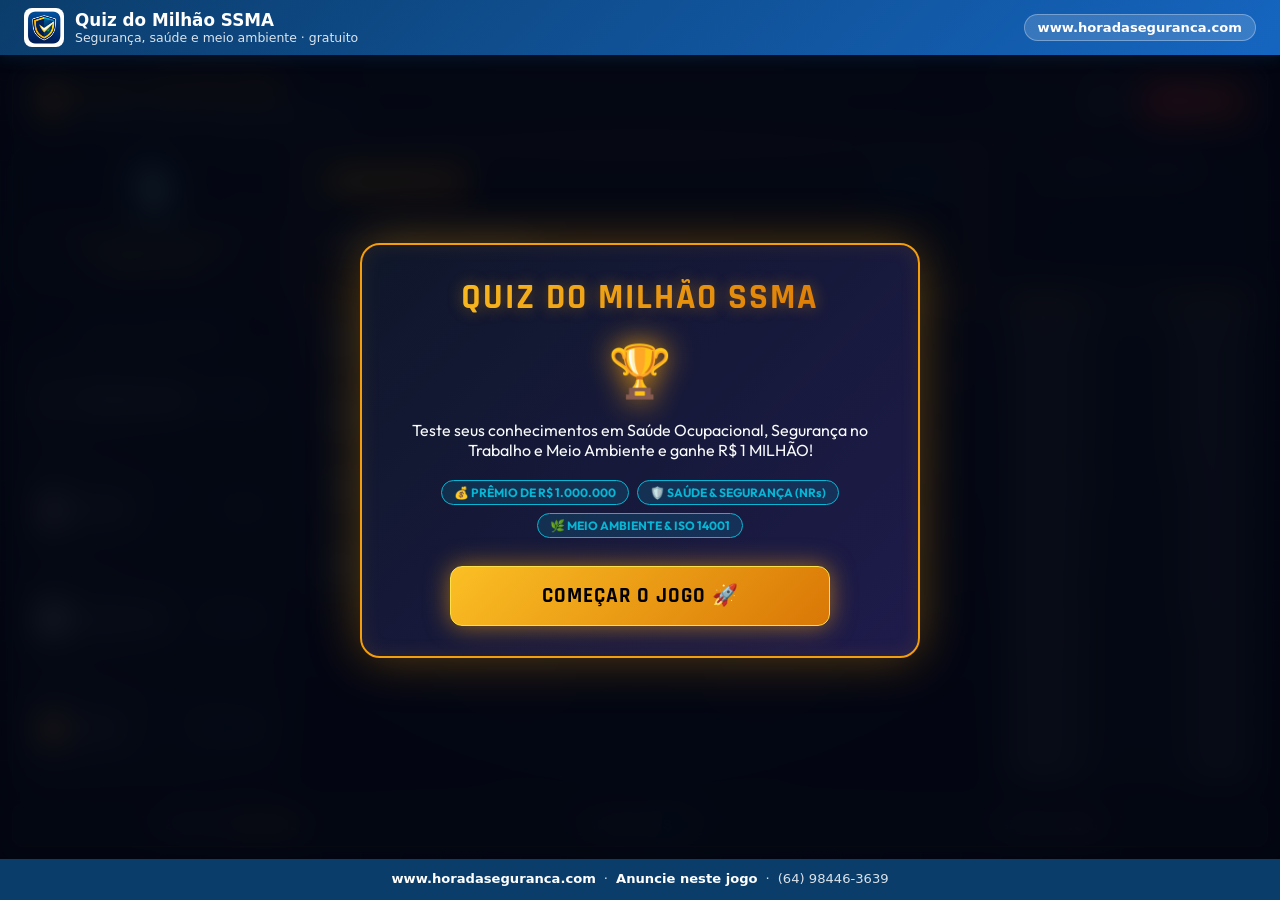
<file: index.html>
<!DOCTYPE html>
<html lang="pt-BR">
<head>
  <meta charset="UTF-8">
  <meta name="viewport" content="width=device-width, initial-scale=1.0">
  <title>Quiz do Milhão SSMA - Saúde, Segurança e Meio Ambiente</title>
  <link rel="preconnect" href="https://fonts.googleapis.com">
  <link rel="preconnect" href="https://fonts.gstatic.com" crossorigin>
  <link href="https://fonts.googleapis.com/css2?family=Outfit:wght@400;600;700;800;900&family=Rajdhani:wght@600;700&display=swap" rel="stylesheet">
  <link rel="stylesheet" href="style.css?v=6">
  <link rel="stylesheet" href="hs.css?v=3">
  <link rel="icon" href="logo.png">
  <meta name="theme-color" content="#0b3d6b">
  <meta name="description" content="Quiz do Milhão SSMA: quiz gratuito de segurança do trabalho, saúde ocupacional e meio ambiente — Hora da Segurança.">
  <script>
    window.HS_CONFIG = {
      treinamento: 'Quiz do Milhão SSMA · Segurança, Saúde e Meio Ambiente',
      titulo: 'Quiz do Milhão SSMA',
      subtitulo: 'Segurança, saúde e meio ambiente · gratuito'
    };
  </script>
  <script src="hs.js?v=1"></script>
</head>
<body>
  <!-- Background TV Studio Lights & Beams -->
  <div class="studio-background">
    <div class="light-beam beam-left"></div>
    <div class="light-beam beam-right"></div>
    <div class="spotlight spot-center"></div>
    <div class="grid-overlay"></div>
  </div>

  <div id="app" class="game-container">
    <!-- Header: TV Show Banner & Controls -->
    <header class="tv-header">
      <div class="brand-logo">
        <span class="logo-icon">🏆</span>
        <div class="logo-text">
          <h1>QUIZ DO MILHÃO</h1>
          <h2>EDIÇÃO SSMA & MEIO AMBIENTE</h2>
        </div>
      </div>

      <div class="top-controls">
        <button id="btn-sound" class="btn-icon" title="Alternar Som">🔊</button>
        <button id="btn-quit" class="btn-danger" title="Parar e Levar Prêmio">PARAR ✋</button>
      </div>
    </header>

    <!-- Main TV Stage Grid -->
    <main class="tv-stage">
      <!-- Left Panel: Host & Lifelines -->
      <section class="left-panel">
        <div class="host-card">
          <div class="host-avatar">🎙️</div>
          <div class="host-speech">
            <p id="host-message">"Valendo R$ 1 MIL! Qual é a resposta certa?"</p>
          </div>
        </div>

        <div class="lifelines-container">
          <h3>AJUDAS DISPONÍVEIS</h3>
          <div class="lifelines-grid">
            <button id="help-univ" class="btn-lifeline" title="Consultar 3 Universitários da Segurança">
              <span class="ll-icon">🎓</span>
              <span class="ll-name">UNIVERSITÁRIOS</span>
              <span class="ll-status">3 OPINIÕES</span>
            </button>
            <button id="help-cards" class="btn-lifeline" title="Virar Cartas e Eliminar Opções Erradas">
              <span class="ll-icon">🃏</span>
              <span class="ll-name">CARTAS</span>
              <span class="ll-status">REI A 3</span>
            </button>
            <button id="help-plates" class="btn-lifeline" title="Consultar Placas do Auditório CIPA">
              <span class="ll-icon">📊</span>
              <span class="ll-name">PLACAS CIPA</span>
              <span class="ll-status">AUDITÓRIO</span>
            </button>
            <button id="help-skip" class="btn-lifeline" title="Pular Pergunta (Restam 3)">
              <span class="ll-icon">⏭️</span>
              <span class="ll-name">PULAR</span>
              <span id="skip-count" class="ll-status">3 RESTANTES</span>
            </button>
          </div>
        </div>
      </section>

      <!-- Center Panel: Question & Options -->
      <section class="center-panel">
        <!-- Question Display Box -->
        <div class="question-card">
          <div class="question-header">
            <span id="question-number" class="badge-level">PERGUNTA 1 DE 16</span>
            <span id="question-category" class="badge-category">EPI & EPC</span>
          </div>
          <h2 id="question-text" class="question-text">Carregando pergunta...</h2>
        </div>

        <!-- 4 Answer Options (A, B, C, D) -->
        <div class="options-grid">
          <button class="btn-option" data-option="0">
            <span class="option-letter">A</span>
            <span class="option-text" id="opt-0">Opção A</span>
          </button>
          <button class="btn-option" data-option="1">
            <span class="option-letter">B</span>
            <span class="option-text" id="opt-1">Opção B</span>
          </button>
          <button class="btn-option" data-option="2">
            <span class="option-letter">C</span>
            <span class="option-text" id="opt-2">Opção C</span>
          </button>
          <button class="btn-option" data-option="3">
            <span class="option-letter">D</span>
            <span class="option-text" id="opt-3">Opção D</span>
          </button>
        </div>

        <!-- Confirm Answer Action Banner -->
        <div id="confirm-panel" class="confirm-panel hidden">
          <p id="confirm-prompt">"Você tem certeza disso?"</p>
          <div class="confirm-buttons">
            <button id="btn-confirm-yes" class="btn-gold">CERTA RESPOSTA! 👍</button>
            <button id="btn-confirm-no" class="btn-secondary">TROCAR RESPOSTA 🔄</button>
          </div>
        </div>
      </section>

      <!-- Right Panel: Prize Ladder -->
      <aside class="right-panel">
        <div class="prize-ladder-card">
          <h3>ESCADA DO PRÊMIO</h3>
          <ul id="prize-ladder" class="prize-list">
            <!-- Dynamically Rendered 16 Prize Levels -->
          </ul>
        </div>
      </aside>
    </main>

    <!-- Bottom Status Bar -->
    <footer class="status-bar">
      <div class="status-box">
        <span class="lbl">SE ACERTAR:</span>
        <span id="val-win" class="val gold">R$ 1 MIL</span>
      </div>
      <div class="status-box">
        <span class="lbl">SE PARAR:</span>
        <span id="val-stop" class="val cyan">R$ 0</span>
      </div>
      <div class="status-box">
        <span class="lbl">SE ERRAR:</span>
        <span id="val-lose" class="val red">R$ 0</span>
      </div>
    </footer>

    <!-- MODAL 1: Cartas Help (Rei a 3) -->
    <div id="modal-cards" class="modal-overlay hidden">
      <div class="modal-card">
        <h2>🃏 ESCOLHA UMA CARTA</h2>
        <p>Vire uma carta para eliminar até 3 alternativas erradas!</p>
        <div class="cards-deck">
          <button class="card-btn" data-card="0">❓</button>
          <button class="card-btn" data-card="1">❓</button>
          <button class="card-btn" data-card="2">❓</button>
          <button class="card-btn" data-card="3">❓</button>
        </div>
        <p id="cards-result" class="modal-info"></p>
        <button id="btn-close-cards" class="btn-gold hidden">CONTINUAR JOGANDO</button>
      </div>
    </div>

    <!-- MODAL 2: Placas CIPA Help -->
    <div id="modal-plates" class="modal-overlay hidden">
      <div class="modal-card">
        <h2>📊 VOTAÇÃO DAS PLACAS DO AUDITÓRIO CIPA</h2>
        <p>Porcentagem de votos dos membros da CIPA e brigadistas:</p>
        <div id="plates-bars" class="plates-bars">
          <!-- Rendered Bars for A, B, C, D -->
        </div>
        <button id="btn-close-plates" class="btn-gold">ENTENDIDO!</button>
      </div>
    </div>

    <!-- MODAL 3: Universitários SSMA Help -->
    <div id="modal-univ" class="modal-overlay hidden">
      <div class="modal-card">
        <h2>🎓 OPINIÃO DOS 3 ESPECIALISTAS SSMA</h2>
        <div id="univ-list" class="univ-list">
          <!-- Rendered opinions of 3 specialists -->
        </div>
        <button id="btn-close-univ" class="btn-gold">OBRIGADO, ESPECIALISTAS!</button>
      </div>
    </div>

    <!-- MODAL 4: Start Game / Victory / Game Over -->
    <div id="modal-screen" class="modal-overlay">
      <div class="modal-card screen-card">
        <h1 id="screen-title">QUIZ DO MILHÃO SSMA</h1>
        <div class="screen-icon" id="screen-icon">🏆</div>
        <p id="screen-subtitle">Teste seus conhecimentos em Saúde Ocupacional, Segurança no Trabalho e Meio Ambiente e ganhe R$ 1 MILHÃO!</p>

        <div class="screen-badges" id="screen-badges">
          <span class="badge-ssma">💰 PRÊMIO DE R$ 1.000.000</span>
          <span class="badge-ssma">🛡️ SAÚDE & SEGURANÇA (NRs)</span>
          <span class="badge-ssma">🌿 MEIO AMBIENTE & ISO 14001</span>
        </div>

        <div id="screen-prize-box" class="final-prize-box hidden">
          <span>SEU PRÊMIO FINAL:</span>
          <h2 id="final-prize-val" class="gold">R$ 0</h2>
        </div>

        <button id="btn-screen-action" class="btn-gold btn-large">COMEÇAR O JOGO 🚀</button>
      </div>
    </div>
  </div>

  <script type="module" src="src/main.js"></script>
</body>
</html>
</file>
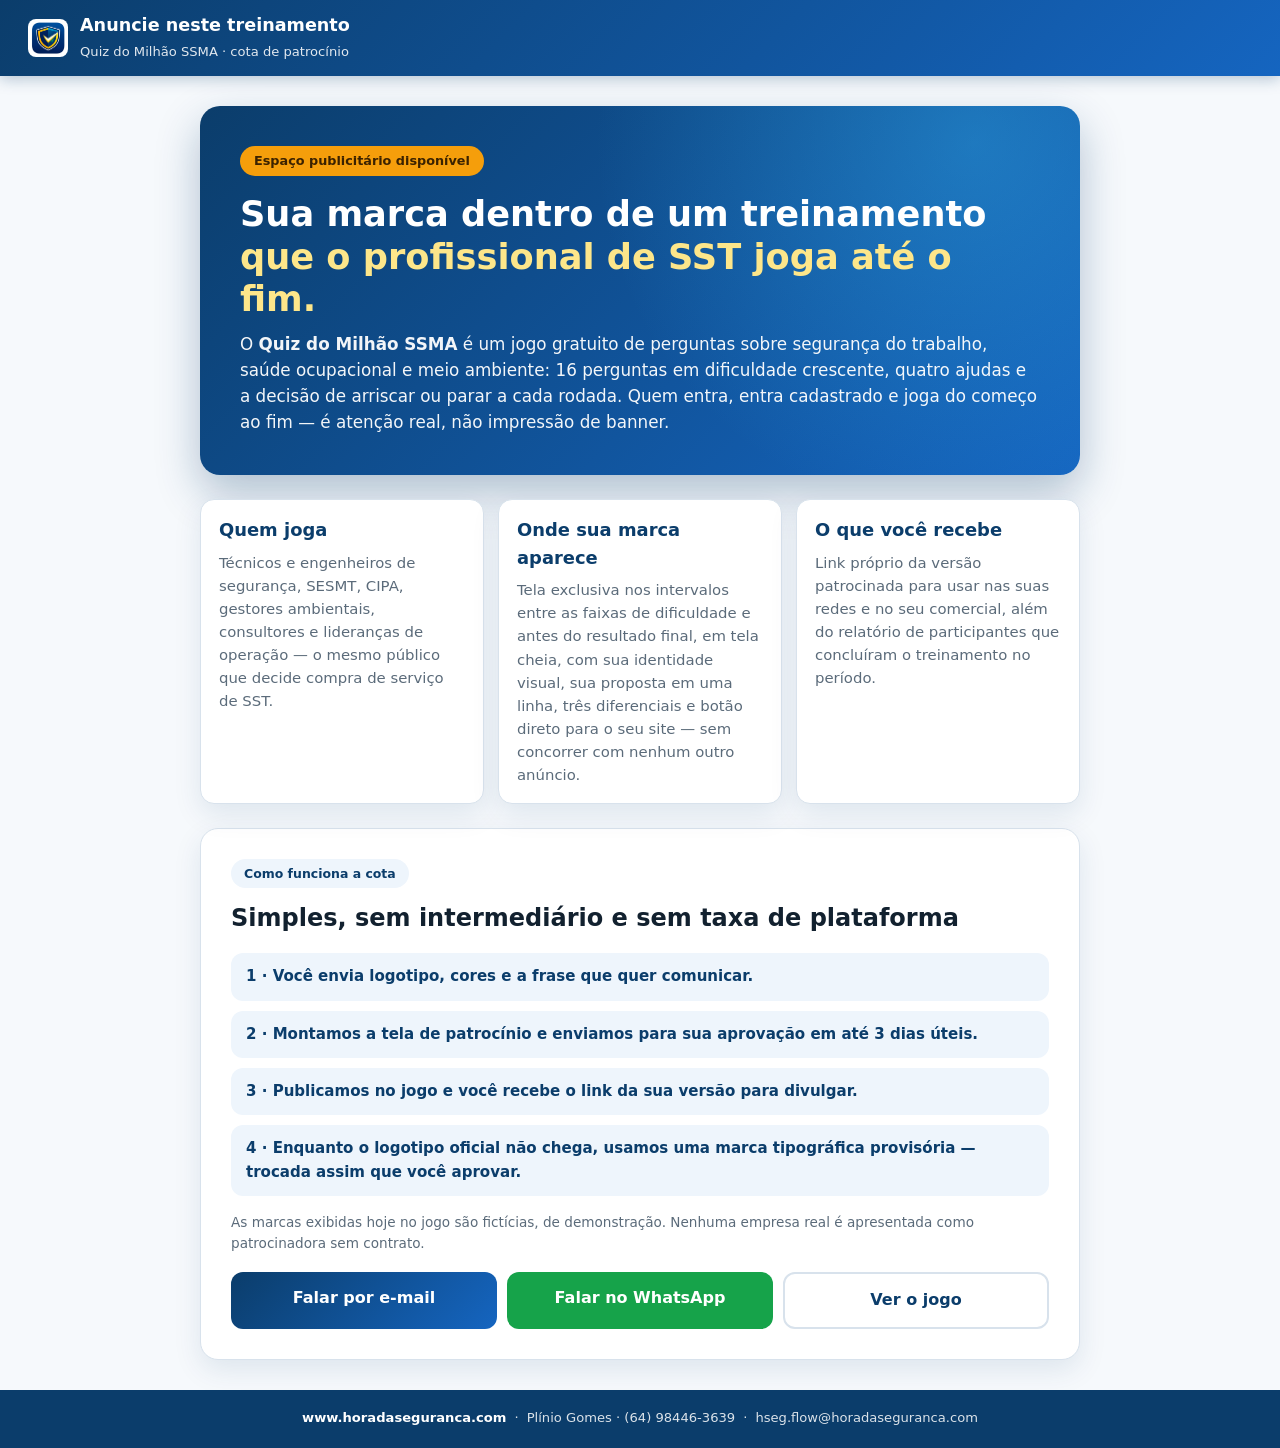
<file: anuncie.html>
<!DOCTYPE html>
<html lang="pt-BR">
<head>
<meta charset="UTF-8">
<meta name="viewport" content="width=device-width, initial-scale=1.0, viewport-fit=cover">
<meta name="theme-color" content="#0b3d6b">
<meta name="description" content="Patrocine o Quiz do Milhão SSMA e coloque sua marca na frente de profissionais de segurança do trabalho em todo o Brasil.">
<title>Anuncie no Quiz do Milhão SSMA | Hora da Segurança</title>
<link rel="icon" href="logo.png">
<style>
  /* Página independente do CSS do jogo: nada aqui depende de style.css */
  :root {
    --azul: #0b3d6b; --azul-claro: #1565c0; --azul-suave: #eef5fc;
    --ambar: #f59e0b; --tinta: #12212f; --cinza: #5b6b7a; --borda: #d8e2ec;
    --sombra: 0 10px 28px rgba(11, 61, 107, .1);
  }
  * { box-sizing: border-box; }
  body {
    margin: 0; background: #f6f9fc; color: var(--tinta);
    font-family: "Segoe UI", system-ui, -apple-system, Roboto, Arial, sans-serif;
    line-height: 1.55;
  }
  .topo {
    display: flex; align-items: center; gap: 12px;
    padding: 12px clamp(14px, 4vw, 28px);
    padding-top: calc(12px + env(safe-area-inset-top));
    background: linear-gradient(135deg, var(--azul), var(--azul-claro));
    color: #fff; box-shadow: 0 3px 14px rgba(11, 61, 107, .28);
  }
  .topo img { width: 40px; height: auto; border-radius: 8px; background: #fff; padding: 3px; }
  .topo strong { display: block; font-size: clamp(.95rem, 2.6vw, 1.1rem); }
  .topo span { font-size: clamp(.7rem, 2vw, .82rem); opacity: .88; }
  main { max-width: 940px; margin: 0 auto; padding: clamp(16px, 4vw, 30px); }
  .hero {
    background: radial-gradient(circle at 88% 10%, #38bdf855, transparent 45%),
                linear-gradient(135deg, #0b3d6b, #1565c0);
    color: #fff; border-radius: 20px; padding: clamp(22px, 5vw, 40px);
    box-shadow: 0 18px 44px rgba(11, 61, 107, .3);
  }
  .selo {
    display: inline-block; background: var(--ambar); color: #3b2200;
    border-radius: 999px; padding: 5px 14px; font-size: clamp(.7rem, 2vw, .8rem); font-weight: 700;
  }
  .hero h1 { color: #fff; font-size: clamp(1.4rem, 5vw, 2.2rem); margin: .5em 0 .3em; line-height: 1.2; }
  .hero h1 em { color: #fde68a; font-style: normal; }
  .hero p { font-size: clamp(.92rem, 2.7vw, 1.05rem); opacity: .95; margin: 0; }
  .grade { display: grid; gap: 14px; grid-template-columns: 1fr; margin: 24px 0; }
  @media (min-width: 780px) { .grade { grid-template-columns: repeat(3, 1fr); } }
  .item { background: #fff; border: 1px solid var(--borda); border-radius: 14px; padding: 16px 18px; box-shadow: var(--sombra); }
  .item h3 { color: var(--azul); margin: 0 0 8px; font-size: clamp(1rem, 3vw, 1.12rem); }
  .item p { font-size: clamp(.84rem, 2.4vw, .93rem); color: var(--cinza); margin: 0; }
  .cartao { background: #fff; border: 1px solid var(--borda); border-radius: 18px; padding: clamp(18px, 4vw, 30px); box-shadow: var(--sombra); }
  .etiqueta {
    display: inline-block; background: var(--azul-suave); color: var(--azul);
    border-radius: 999px; padding: 5px 13px; font-size: .78rem; font-weight: 700;
  }
  .cartao h2 { font-size: clamp(1.15rem, 3.6vw, 1.5rem); margin: 12px 0 16px; }
  .lista { list-style: none; padding: 0; display: grid; gap: 10px; margin: 0 0 16px; }
  .lista li {
    background: var(--azul-suave); border-radius: 12px; padding: 12px 15px;
    font-size: clamp(.85rem, 2.4vw, .94rem); color: var(--azul); font-weight: 600;
  }
  .nota { font-size: clamp(.76rem, 2.1vw, .85rem); color: var(--cinza); }
  .contato { display: flex; flex-wrap: wrap; gap: 10px; margin-top: 18px; }
  .btn {
    flex: 1 1 220px; display: block; text-align: center; text-decoration: none;
    border-radius: 12px; padding: 14px 20px; font-weight: 700;
    font-size: clamp(.9rem, 2.5vw, 1rem);
  }
  .btn-principal { background: linear-gradient(135deg, var(--azul), var(--azul-claro)); color: #fff; }
  .btn-zap { background: #16a34a; color: #fff; }
  .btn-secundario { background: #fff; color: var(--azul); border: 2px solid var(--borda); }
  .rodape {
    display: flex; flex-wrap: wrap; gap: 8px; justify-content: center;
    padding: 18px 14px calc(20px + env(safe-area-inset-bottom));
    background: var(--azul); color: rgba(255, 255, 255, .85); font-size: clamp(.72rem, 2vw, .82rem);
  }
  .rodape a { color: #fff; font-weight: 600; text-decoration: none; }
  @media (prefers-reduced-motion: reduce) { * { animation: none !important; transition: none !important; } }
</style>
</head>
<body>

<header class="topo">
  <img src="logo.png" alt="Hora da Segurança">
  <div>
    <strong>Anuncie neste treinamento</strong>
    <span>Quiz do Milhão SSMA · cota de patrocínio</span>
  </div>
</header>

<main>
  <section class="hero">
    <span class="selo">Espaço publicitário disponível</span>
    <h1>Sua marca dentro de um treinamento<br><em>que o profissional de SST joga até o fim.</em></h1>
    <p>
      O <strong>Quiz do Milhão SSMA</strong> é um jogo gratuito de perguntas sobre segurança do trabalho,
      saúde ocupacional e meio ambiente: 16 perguntas em dificuldade crescente, quatro ajudas e a decisão
      de arriscar ou parar a cada rodada. Quem entra, entra cadastrado e joga do começo ao fim —
      é atenção real, não impressão de banner.
    </p>
  </section>

  <div class="grade">
    <div class="item">
      <h3>Quem joga</h3>
      <p>Técnicos e engenheiros de segurança, SESMT, CIPA, gestores ambientais, consultores e lideranças
         de operação — o mesmo público que decide compra de serviço de SST.</p>
    </div>
    <div class="item">
      <h3>Onde sua marca aparece</h3>
      <p>Tela exclusiva nos intervalos entre as faixas de dificuldade e antes do resultado final, em tela
         cheia, com sua identidade visual, sua proposta em uma linha, três diferenciais e botão direto
         para o seu site — sem concorrer com nenhum outro anúncio.</p>
    </div>
    <div class="item">
      <h3>O que você recebe</h3>
      <p>Link próprio da versão patrocinada para usar nas suas redes e no seu comercial, além do relatório
         de participantes que concluíram o treinamento no período.</p>
    </div>
  </div>

  <div class="cartao">
    <span class="etiqueta">Como funciona a cota</span>
    <h2>Simples, sem intermediário e sem taxa de plataforma</h2>
    <ul class="lista">
      <li>1 · Você envia logotipo, cores e a frase que quer comunicar.</li>
      <li>2 · Montamos a tela de patrocínio e enviamos para sua aprovação em até 3 dias úteis.</li>
      <li>3 · Publicamos no jogo e você recebe o link da sua versão para divulgar.</li>
      <li>4 · Enquanto o logotipo oficial não chega, usamos uma marca tipográfica provisória — trocada assim que você aprovar.</li>
    </ul>
    <p class="nota">
      As marcas exibidas hoje no jogo são fictícias, de demonstração. Nenhuma empresa real é apresentada como
      patrocinadora sem contrato.
    </p>

    <div class="contato">
      <a class="btn btn-principal" href="mailto:hseg.flow@horadaseguranca.com?subject=Patroc%C3%ADnio%20no%20Quiz%20do%20Milh%C3%A3o%20SSMA">
        Falar por e-mail
      </a>
      <a class="btn btn-zap" href="https://wa.me/5564984463639?text=Ol%C3%A1%2C%20quero%20saber%20sobre%20o%20patroc%C3%ADnio%20no%20Quiz%20do%20Milh%C3%A3o%20SSMA"
         target="_blank" rel="noopener noreferrer">
        Falar no WhatsApp
      </a>
      <a class="btn btn-secundario" href="index.html">Ver o jogo</a>
    </div>
  </div>
</main>

<footer class="rodape">
  <a href="https://www.horadaseguranca.com" target="_blank" rel="noopener noreferrer">www.horadaseguranca.com</a>
  <span>·</span>
  <span>Plínio Gomes · (64) 98446-3639</span>
  <span>·</span>
  <span>hseg.flow@horadaseguranca.com</span>
</footer>

</body>
</html>
</file>
<file: style.css>
/* SHOW DO MILHÃO SSMA - STUNNING TV STUDIO CSS DESIGN SYSTEM */

:root {
  --bg-dark: #070913;
  --bg-studio: radial-gradient(circle at 50% 30%, #1e1b4b 0%, #090d26 60%, #030611 100%);
  --gold-main: #f59e0b;
  --gold-glow: #fde047;
  --gold-gradient: linear-gradient(135deg, #fbbf24 0%, #d97706 100%);
  --cyan-accent: #06b6d4;
  --blue-panel: rgba(15, 23, 42, 0.85);
  --border-neon: rgba(245, 158, 11, 0.4);
  --text-light: #f8fafc;
  --text-muted: #94a3b8;
  --red-alert: #ef4444;
  --green-correct: #22c55e;
  --font-main: 'Outfit', sans-serif;
  --font-display: 'Rajdhani', sans-serif;
}

* {
  box-sizing: border-box;
  margin: 0;
  padding: 0;
  user-select: none;
}

html, body {
  width: 100%;
  height: 100%;
  overflow: hidden;
  font-family: var(--font-main);
  background: var(--bg-dark);
  color: var(--text-light);
}

/* TV Studio Lighting & Background Animations */
.studio-background {
  position: fixed;
  inset: 0;
  background: var(--bg-studio);
  z-index: 0;
  overflow: hidden;
}

.grid-overlay {
  position: absolute;
  inset: 0;
  background-image: 
    linear-gradient(rgba(245, 158, 11, 0.05) 1px, transparent 1px),
    linear-gradient(90deg, rgba(245, 158, 11, 0.05) 1px, transparent 1px);
  background-size: 40px 40px;
  opacity: 0.7;
}

.spotlight {
  position: absolute;
  top: -20%;
  left: 50%;
  transform: translateX(-50%);
  width: 60vw;
  height: 60vw;
  background: radial-gradient(circle, rgba(245, 158, 11, 0.15) 0%, rgba(6, 182, 212, 0.05) 50%, transparent 70%);
  filter: blur(40px);
  animation: pulseLight 6s infinite alternate ease-in-out;
}

.light-beam {
  position: absolute;
  top: 0;
  width: 120px;
  height: 100%;
  background: linear-gradient(180deg, rgba(245, 158, 11, 0.12) 0%, rgba(245, 158, 11, 0) 100%);
  transform-origin: top center;
  filter: blur(15px);
}

.beam-left {
  left: 10%;
  transform: rotate(-25deg);
  animation: sweepLeft 8s infinite alternate ease-in-out;
}

.beam-right {
  right: 10%;
  transform: rotate(25deg);
  animation: sweepRight 8s infinite alternate ease-in-out;
}

@keyframes pulseLight {
  0% { opacity: 0.5; transform: translateX(-50%) scale(0.9); }
  100% { opacity: 0.9; transform: translateX(-50%) scale(1.1); }
}

@keyframes sweepLeft {
  0% { transform: rotate(-30deg); }
  100% { transform: rotate(-15deg); }
}

@keyframes sweepRight {
  0% { transform: rotate(30deg); }
  100% { transform: rotate(15deg); }
}

/* Main Layout Grid */
.game-container {
  position: relative;
  z-index: 10;
  display: flex;
  flex-direction: column;
  width: 100vw;
  height: 100vh;
  max-width: 1400px;
  margin: 0 auto;
  padding: 12px;
  gap: 10px;
}

/* Header */
.tv-header {
  display: flex;
  justify-content: space-between;
  align-items: center;
  padding: 10px 20px;
  background: rgba(15, 23, 42, 0.8);
  backdrop-filter: blur(12px);
  border: 1px solid var(--border-neon);
  border-radius: 14px;
  box-shadow: 0 4px 20px rgba(0, 0, 0, 0.5), inset 0 1px 0 rgba(255, 255, 255, 0.1);
}

.brand-logo {
  display: flex;
  align-items: center;
  gap: 12px;
}

.logo-icon {
  font-size: 2rem;
  filter: drop-shadow(0 0 10px var(--gold-main));
}

.logo-text h1 {
  font-family: var(--font-display);
  font-size: 1.6rem;
  font-weight: 900;
  letter-spacing: 2px;
  background: var(--gold-gradient);
  -webkit-background-clip: text;
  -webkit-text-fill-color: transparent;
  text-shadow: 0 0 12px rgba(245, 158, 11, 0.4);
}

.logo-text h2 {
  font-size: 0.75rem;
  font-weight: 700;
  color: var(--cyan-accent);
  letter-spacing: 3px;
}

.top-controls {
  display: flex;
  gap: 10px;
}

.btn-icon {
  background: rgba(30, 41, 59, 0.8);
  border: 1px solid rgba(255, 255, 255, 0.1);
  color: var(--text-light);
  font-size: 1.2rem;
  padding: 8px 14px;
  border-radius: 10px;
  cursor: pointer;
  transition: all 0.2s;
}

.btn-icon:hover {
  background: rgba(245, 158, 11, 0.2);
  border-color: var(--gold-main);
}

.btn-danger {
  background: linear-gradient(135deg, #dc2626 0%, #991b1b 100%);
  border: 1px solid #fca5a5;
  color: white;
  font-weight: 700;
  padding: 8px 18px;
  border-radius: 10px;
  cursor: pointer;
  transition: all 0.2s;
  box-shadow: 0 0 10px rgba(220, 38, 38, 0.4);
}

.btn-danger:hover {
  transform: translateY(-2px);
  box-shadow: 0 0 18px rgba(220, 38, 38, 0.7);
}

/* TV Stage 3-Column Layout */
.tv-stage {
  display: grid;
  grid-template-columns: 280px 1fr 280px;
  gap: 14px;
  flex: 1;
  min-height: 0;
}

/* Left Panel: Host & Lifelines */
.left-panel {
  display: flex;
  flex-direction: column;
  gap: 12px;
}

.host-card {
  display: flex;
  flex-direction: column;
  align-items: center;
  padding: 14px;
  background: var(--blue-panel);
  border: 1px solid rgba(6, 182, 212, 0.4);
  border-radius: 14px;
  text-align: center;
  backdrop-filter: blur(10px);
}

.host-avatar {
  font-size: 2.8rem;
  margin-bottom: 6px;
  filter: drop-shadow(0 0 12px var(--cyan-accent));
  animation: floatAvatar 3s infinite alternate ease-in-out;
}

@keyframes floatAvatar {
  0% { transform: translateY(0); }
  100% { transform: translateY(-6px); }
}

.host-speech {
  background: rgba(15, 23, 42, 0.9);
  border: 1px solid var(--gold-main);
  border-radius: 10px;
  padding: 10px 12px;
  font-size: 0.85rem;
  font-weight: 600;
  color: var(--gold-glow);
  box-shadow: 0 0 10px rgba(245, 158, 11, 0.2);
}

.lifelines-container {
  flex: 1;
  display: flex;
  flex-direction: column;
  padding: 12px;
  background: var(--blue-panel);
  border: 1px solid rgba(255, 255, 255, 0.1);
  border-radius: 14px;
  backdrop-filter: blur(10px);
}

.lifelines-container h3 {
  font-family: var(--font-display);
  font-size: 0.9rem;
  letter-spacing: 2px;
  color: var(--text-muted);
  text-align: center;
  margin-bottom: 10px;
}

.lifelines-grid {
  display: grid;
  grid-template-columns: 1fr;
  gap: 8px;
  flex: 1;
}

.btn-lifeline {
  display: flex;
  align-items: center;
  padding: 10px 12px;
  background: linear-gradient(135deg, rgba(30, 41, 59, 0.9) 0%, rgba(15, 23, 42, 0.9) 100%);
  border: 1px solid rgba(245, 158, 11, 0.3);
  border-radius: 10px;
  color: white;
  cursor: pointer;
  transition: all 0.2s;
  text-align: left;
}

.btn-lifeline:hover:not(:disabled) {
  background: linear-gradient(135deg, rgba(245, 158, 11, 0.25) 0%, rgba(30, 41, 59, 0.9) 100%);
  border-color: var(--gold-main);
  box-shadow: 0 0 12px rgba(245, 158, 11, 0.4);
  transform: translateX(4px);
}

.btn-lifeline:disabled {
  opacity: 0.35;
  filter: grayscale(1);
  cursor: not-allowed;
  border-color: rgba(255, 255, 255, 0.05);
}

.ll-icon {
  font-size: 1.5rem;
  margin-right: 10px;
}

.ll-name {
  font-family: var(--font-display);
  font-weight: 700;
  font-size: 0.95rem;
  letter-spacing: 1px;
  flex: 1;
}

.ll-status {
  font-size: 0.65rem;
  color: var(--cyan-accent);
  font-weight: 600;
}

/* Center Panel: Question & Options */
.center-panel {
  display: flex;
  flex-direction: column;
  gap: 12px;
}

.question-card {
  padding: 20px;
  background: var(--blue-panel);
  border: 2px solid var(--gold-main);
  border-radius: 16px;
  box-shadow: 0 0 25px rgba(245, 158, 11, 0.25), inset 0 0 15px rgba(245, 158, 11, 0.1);
  backdrop-filter: blur(12px);
}

.question-header {
  display: flex;
  justify-content: space-between;
  margin-bottom: 12px;
}

.badge-level {
  font-family: var(--font-display);
  font-weight: 700;
  font-size: 0.85rem;
  letter-spacing: 1px;
  background: var(--gold-gradient);
  color: black;
  padding: 4px 12px;
  border-radius: 20px;
}

.badge-category {
  font-size: 0.75rem;
  font-weight: 700;
  color: var(--cyan-accent);
  border: 1px solid var(--cyan-accent);
  padding: 4px 10px;
  border-radius: 20px;
}

.question-text {
  font-size: 1.25rem;
  font-weight: 700;
  line-height: 1.4;
  color: var(--text-light);
  min-height: 70px;
  display: flex;
  align-items: center;
}

/* Options Grid */
.options-grid {
  display: flex;
  flex-direction: column;
  gap: 10px;
  flex: 1;
}

.btn-option {
  display: flex;
  align-items: center;
  padding: 14px 18px;
  background: linear-gradient(135deg, rgba(30, 41, 59, 0.85) 0%, rgba(15, 23, 42, 0.85) 100%);
  border: 2px solid rgba(255, 255, 255, 0.15);
  border-radius: 14px;
  color: white;
  cursor: pointer;
  transition: all 0.25s cubic-bezier(0.4, 0, 0.2, 1);
  text-align: left;
}

.btn-option:hover:not(:disabled) {
  background: linear-gradient(135deg, rgba(6, 182, 212, 0.2) 0%, rgba(30, 41, 59, 0.9) 100%);
  border-color: var(--cyan-accent);
  box-shadow: 0 0 16px rgba(6, 182, 212, 0.4);
  transform: scale(1.01);
}

.btn-option.selected {
  background: linear-gradient(135deg, rgba(245, 158, 11, 0.4) 0%, rgba(217, 119, 6, 0.3) 100%);
  border-color: var(--gold-glow);
  box-shadow: 0 0 25px rgba(245, 158, 11, 0.7);
  animation: optionPulse 1.2s infinite alternate;
}

.btn-option.correct {
  background: linear-gradient(135deg, rgba(34, 197, 94, 0.5) 0%, rgba(21, 128, 61, 0.5) 100%) !important;
  border-color: var(--green-correct) !important;
  box-shadow: 0 0 30px rgba(34, 197, 94, 0.8) !important;
}

.btn-option.wrong {
  background: linear-gradient(135deg, rgba(239, 68, 68, 0.5) 0%, rgba(153, 27, 27, 0.5) 100%) !important;
  border-color: var(--red-alert) !important;
  box-shadow: 0 0 25px rgba(239, 68, 68, 0.8) !important;
}

.btn-option.eliminated {
  opacity: 0.2;
  filter: grayscale(1);
  pointer-events: none;
  border-style: dashed;
}

@keyframes optionPulse {
  0% { box-shadow: 0 0 15px rgba(245, 158, 11, 0.4); }
  100% { box-shadow: 0 0 30px rgba(245, 158, 11, 0.9); }
}

.option-letter {
  font-family: var(--font-display);
  font-size: 1.2rem;
  font-weight: 800;
  width: 32px;
  height: 32px;
  border-radius: 50%;
  background: rgba(255, 255, 255, 0.1);
  display: flex;
  align-items: center;
  justify-content: center;
  margin-right: 14px;
  border: 1px solid rgba(255, 255, 255, 0.2);
}

.btn-option.selected .option-letter {
  background: var(--gold-main);
  color: black;
}

.option-text {
  font-size: 1.05rem;
  font-weight: 600;
  flex: 1;
}

/* Confirm Action Panel */
.confirm-panel {
  display: flex;
  flex-direction: column;
  align-items: center;
  padding: 12px;
  background: rgba(15, 23, 42, 0.95);
  border: 2px solid var(--gold-main);
  border-radius: 12px;
  gap: 8px;
  animation: fadeIn 0.3s ease;
}

.confirm-panel p {
  font-family: var(--font-display);
  font-size: 1.1rem;
  font-weight: 700;
  color: var(--gold-glow);
}

.confirm-buttons {
  display: flex;
  gap: 12px;
}

/* Right Panel: Prize Ladder */
.prize-ladder-card {
  height: 100%;
  display: flex;
  flex-direction: column;
  padding: 12px;
  background: var(--blue-panel);
  border: 1px solid rgba(255, 255, 255, 0.1);
  border-radius: 14px;
  backdrop-filter: blur(10px);
}

.prize-ladder-card h3 {
  font-family: var(--font-display);
  font-size: 0.9rem;
  letter-spacing: 2px;
  color: var(--text-muted);
  text-align: center;
  margin-bottom: 8px;
}

.prize-list {
  list-style: none;
  display: flex;
  flex-direction: column-reverse;
  gap: 4px;
  flex: 1;
  overflow: hidden;
}

.prize-item {
  display: flex;
  justify-content: space-between;
  align-items: center;
  padding: 5px 10px;
  border-radius: 6px;
  font-size: 0.75rem;
  font-weight: 700;
  background: rgba(30, 41, 59, 0.5);
  border: 1px solid rgba(255, 255, 255, 0.05);
  transition: all 0.2s;
}

.prize-item.active {
  background: var(--gold-gradient);
  color: black;
  font-weight: 900;
  transform: scale(1.03);
  box-shadow: 0 0 15px rgba(245, 158, 11, 0.6);
}

.prize-item.passed {
  color: var(--cyan-accent);
  background: rgba(6, 182, 212, 0.1);
}

.prize-item.million {
  border: 1px solid var(--gold-glow);
  color: var(--gold-glow);
}

.prize-item.million.active {
  color: black;
}

/* Bottom Status Bar */
.status-bar {
  display: grid;
  grid-template-columns: 1fr 1fr 1fr;
  gap: 12px;
  padding: 10px 16px;
  background: rgba(15, 23, 42, 0.9);
  border: 1px solid var(--border-neon);
  border-radius: 12px;
  backdrop-filter: blur(10px);
}

.status-box {
  display: flex;
  align-items: center;
  justify-content: center;
  gap: 8px;
  font-family: var(--font-display);
  font-weight: 700;
}

.status-box .lbl {
  font-size: 0.8rem;
  color: var(--text-muted);
}

.status-box .val {
  font-size: 1.1rem;
  letter-spacing: 1px;
}

.val.gold { color: var(--gold-glow); text-shadow: 0 0 8px rgba(245, 158, 11, 0.5); }
.val.cyan { color: var(--cyan-accent); }
.val.red { color: #fca5a5; }

/* Buttons System */
.btn-gold {
  background: var(--gold-gradient);
  border: 1px solid var(--gold-glow);
  color: black;
  font-family: var(--font-display);
  font-size: 1rem;
  font-weight: 800;
  letter-spacing: 1px;
  padding: 10px 20px;
  border-radius: 10px;
  cursor: pointer;
  transition: all 0.2s;
  box-shadow: 0 0 12px rgba(245, 158, 11, 0.4);
}

.btn-gold:hover {
  transform: translateY(-2px);
  box-shadow: 0 0 20px rgba(245, 158, 11, 0.8);
}

.btn-secondary {
  background: rgba(30, 41, 59, 0.9);
  border: 1px solid rgba(255, 255, 255, 0.2);
  color: white;
  font-family: var(--font-display);
  font-size: 0.95rem;
  font-weight: 700;
  padding: 10px 18px;
  border-radius: 10px;
  cursor: pointer;
  transition: all 0.2s;
}

.btn-secondary:hover {
  border-color: var(--cyan-accent);
  color: var(--cyan-accent);
}

.btn-large {
  font-size: 1.2rem;
  padding: 14px 32px;
  border-radius: 12px;
}

/* Modals Overlay */
/* Modals Overlay */
.modal-overlay {
  position: fixed;
  inset: 0;
  background: rgba(3, 6, 17, 0.88);
  backdrop-filter: blur(16px);
  z-index: 100;
  display: flex;
  align-items: center;
  justify-content: center;
  padding: 16px;
  animation: fadeIn 0.3s ease;
  overflow-y: auto;
}

.modal-card {
  background: linear-gradient(135deg, #0f172a 0%, #1e1b4b 100%);
  border: 2px solid var(--gold-main);
  border-radius: 20px;
  padding: 24px;
  max-width: 520px;
  width: 100%;
  max-height: 90vh;
  overflow-y: auto;
  text-align: center;
  box-shadow: 0 0 50px rgba(245, 158, 11, 0.35), inset 0 0 20px rgba(245, 158, 11, 0.1);
  display: flex;
  flex-direction: column;
  align-items: center;
  gap: 14px;
}

.modal-card h2 {
  font-family: var(--font-display);
  font-size: 1.5rem;
  letter-spacing: 1.5px;
  color: var(--gold-glow);
}

/* Cards Deck Modal */
.cards-deck {
  display: grid;
  grid-template-columns: repeat(4, 1fr);
  gap: 12px;
  margin: 10px 0;
  width: 100%;
}

.card-btn {
  aspect-ratio: 2/3;
  background: linear-gradient(135deg, #1e293b 0%, #0f172a 100%);
  border: 2px solid var(--gold-main);
  border-radius: 10px;
  font-size: 2rem;
  color: white;
  cursor: pointer;
  transition: all 0.3s;
}

.card-btn:hover:not(:disabled) {
  transform: translateY(-6px) scale(1.05);
  box-shadow: 0 0 20px rgba(245, 158, 11, 0.6);
}

.card-btn.flipped {
  background: var(--gold-gradient);
  color: black;
  font-family: var(--font-display);
  font-weight: 900;
  font-size: 1.4rem;
}

/* Plates Chart Modal */
.plates-bars {
  display: flex;
  flex-direction: column;
  gap: 10px;
  margin: 10px 0;
  width: 100%;
}

.plate-row {
  display: flex;
  align-items: center;
  gap: 10px;
  font-family: var(--font-display);
  font-weight: 700;
}

.plate-lbl {
  width: 24px;
  color: var(--gold-glow);
}

.plate-bar-bg {
  flex: 1;
  height: 22px;
  background: rgba(30, 41, 59, 0.8);
  border-radius: 12px;
  overflow: hidden;
  border: 1px solid rgba(255, 255, 255, 0.1);
}

.plate-bar-fill {
  height: 100%;
  background: var(--gold-gradient);
  transition: width 1s ease-out;
}

.plate-pct {
  width: 45px;
  text-align: right;
  color: var(--cyan-accent);
}

/* Univ Modal */
.univ-list {
  display: flex;
  flex-direction: column;
  gap: 10px;
  text-align: left;
  width: 100%;
}

.univ-item {
  background: rgba(30, 41, 59, 0.7);
  border: 1px solid rgba(255, 255, 255, 0.1);
  padding: 10px 14px;
  border-radius: 10px;
  font-size: 0.95rem;
}

.univ-item strong {
  color: var(--gold-glow);
}

/* Screen Start/End Modal */
.screen-card {
  max-width: 560px;
  padding: 30px 24px;
}

.screen-card h1 {
  font-family: var(--font-display);
  font-size: 2.2rem;
  font-weight: 900;
  letter-spacing: 2px;
  background: var(--gold-gradient);
  -webkit-background-clip: text;
  -webkit-text-fill-color: transparent;
  text-shadow: 0 0 15px rgba(245, 158, 11, 0.4);
}

.screen-icon {
  font-size: 3.2rem;
  margin: 4px 0;
  filter: drop-shadow(0 0 15px var(--gold-main));
  animation: floatAvatar 3s infinite alternate ease-in-out;
}

.screen-badges {
  display: flex;
  flex-wrap: wrap;
  justify-content: center;
  gap: 8px;
  margin: 6px 0;
}

.badge-ssma {
  background: rgba(6, 182, 212, 0.15);
  border: 1px solid var(--cyan-accent);
  color: var(--cyan-accent);
  font-size: 0.75rem;
  font-weight: 700;
  padding: 4px 12px;
  border-radius: 20px;
}

#btn-screen-action {
  width: 100%;
  max-width: 380px;
  font-size: 1.3rem;
  padding: 16px 24px;
  margin-top: 8px;
  box-shadow: 0 0 25px rgba(245, 158, 11, 0.6);
  animation: pulseStartBtn 1.5s infinite alternate ease-in-out;
}

@keyframes pulseStartBtn {
  0% { transform: scale(1); box-shadow: 0 0 20px rgba(245, 158, 11, 0.5); }
  100% { transform: scale(1.04); box-shadow: 0 0 35px rgba(245, 158, 11, 0.9); }
}

.final-prize-box {
  background: rgba(15, 23, 42, 0.9);
  border: 2px solid var(--gold-main);
  border-radius: 14px;
  padding: 14px;
  width: 100%;
}

.final-prize-box h2 {
  font-size: 2.5rem;
}

.hidden {
  display: none !important;
}

@keyframes fadeIn {
  from { opacity: 0; transform: scale(0.95); }
  to { opacity: 1; transform: scale(1); }
}

/* ---- nada de pergunta ou alternativa cortada ----
   O body é overflow:hidden e as colunas do palco não rolavam: em tela de altura
   menor as alternativas C e D ficavam atrás da barra inferior, sem como alcançá-las.
   Agora cada coluna rola por dentro e o conteúdo nunca some. */
.left-panel, .center-panel, .right-panel { min-height: 0; }
.left-panel {
  overflow-y: auto;
  -webkit-overflow-scrolling: touch;
  scrollbar-width: thin;
}
/* O enunciado fica sempre à vista: quem rola é a lista de alternativas. */
.center-panel { overflow: hidden; }
.question-card { flex: 0 0 auto; }
.confirm-panel { flex: 0 0 auto; }
.options-grid {
  flex: 1 1 auto;
  min-height: 0;
  overflow-y: auto;
  -webkit-overflow-scrolling: touch;
  scrollbar-width: thin;
  padding-right: 2px;
}
/* as alternativas mantêm a altura natural do texto em vez de esticar */
.btn-option { flex: 0 0 auto; }
.prize-list { overflow-y: auto; min-height: 0; }

/* Telas de pouca altura (notebook, janela reduzida): compacta antes de precisar rolar */
@media (min-width: 1025px) and (max-height: 780px) {
  .question-card { padding: 14px 16px; }
  .question-text { font-size: 1.08rem; min-height: 0; }
  .options-grid { gap: 8px; }
  .btn-option { padding: 10px 14px; }
  .option-text { font-size: .92rem; line-height: 1.3; }
  .option-letter { width: 30px; height: 30px; font-size: .9rem; }
  .host-avatar { font-size: 1.8rem; margin-bottom: 2px; }
  .host-card { padding: 8px; }
  .btn-lifeline { padding: 8px 6px; }
}

/* Responsive adjustments */
@media (max-width: 1024px) {
  .tv-stage {
    grid-template-columns: 1fr;
    overflow-y: auto;
  }
  /* A escada do prêmio sai: os três valores que importam já estão na barra de baixo.
     As ajudas ficam — sem elas o jogo perde metade da mecânica no celular. */
  .right-panel { display: none; }
  .host-card { display: none; }
  /* flex: 1 vinha do layout de coluna do desktop e deixava uma faixa vazia
     embaixo dos quatro botões */
  .lifelines-container { padding: 8px; flex: 0 0 auto; }
  .lifelines-container h3 { display: none; }
  /* align-items: start impede que os botões estiquem e sobre caixa vazia */
  .lifelines-grid { grid-template-columns: repeat(4, 1fr); gap: 6px; align-items: start; }
  .left-panel { flex: 0 0 auto; overflow: visible; }
  .btn-lifeline { flex-direction: column; padding: 6px 3px; gap: 2px; min-height: 0; }
  .ll-icon { font-size: 1.15rem; }
  .ll-name { font-size: .58rem; letter-spacing: 0; }
  .ll-status { font-size: .52rem; }
}

/* Celular */
@media (max-width: 680px) {
  .game-container { padding: 8px; gap: 8px; }
  .tv-header { padding: 6px 10px; }
  /* o nome do jogo já aparece na faixa da Hora da Segurança, logo acima */
  .logo-text { display: none; }
  .logo-icon { font-size: 1.6rem; }
  .btn-icon, .btn-danger { padding: 6px 10px; font-size: .8rem; }

  .question-card { padding: 12px; }
  .question-header { margin-bottom: 8px; }
  .badge-level { font-size: .72rem; padding: 3px 9px; }
  .badge-category { font-size: .64rem; padding: 3px 8px; }
  .question-text { font-size: 1rem; min-height: 0; }

  .options-grid { gap: 7px; }
  .btn-option { padding: 9px 11px; }
  .option-letter { width: 26px; height: 26px; font-size: .85rem; }
  .option-text { font-size: .88rem; line-height: 1.25; }

  .status-bar { padding: 6px 8px; gap: 6px; }
  .status-box .lbl { font-size: .58rem; }
  .status-box .val { font-size: .8rem; }

  .ll-status { display: none; }
  .modal-card { padding: 16px; }
  .modal-card h2 { font-size: 1.05rem; }
}
</file>
<file: hs.css>
/* Camada padrão Hora da Segurança — marca, cadastro e publicidade.
   Prefixo hs- em tudo para não colidir com o CSS do jogo. */

:root {
  --hs-azul: #0b3d6b;
  --hs-azul-claro: #1565c0;
  --hs-ambar: #f59e0b;
  --hs-vermelho: #dc2626;
  --hs-tinta: #12212f;
  --hs-borda: #d8e2ec;
}

.hidden { display: none !important; }

/* ---------- encaixe no layout do jogo ----------
   Os jogos usam `height: 100vh` no container e `overflow: hidden` no body.
   Com o topo e o rodapé da Hora da Segurança somados, o conteúdo passava da tela
   e os controles de toque ficavam cortados no celular. Aqui o body vira uma coluna
   e o jogo ocupa exatamente o espaço que sobra. */

body {
  display: flex;
  flex-direction: column;
  height: 100dvh;
  min-height: 100dvh;
}
/* O container do jogo entra aqui pelos três nomes já usados nos projetos.
   `min-height: 0` + `overflow-y: auto` são o que impede o conteúdo de
   transbordar e passar por baixo da faixa "Anuncie neste jogo": sem isso,
   em janela larga e baixa o rodapé cobre o fim do tabuleiro. */
body > #app-container,
body > #app,
body > .app-container,
body > .game-container {
  flex: 1 1 auto;
  height: auto !important;
  min-height: 0;
  /* item flex nasce com min-width: auto e nao encolhe abaixo do conteudo:
     sem isto um titulo com nowrap estica o container alem da tela */
  min-width: 0;
  max-width: 100%;
  overflow-y: auto;
}
.hs-topo, .hs-rodape { flex: 0 0 auto; }

/* ---------- topo e rodapé ---------- */

.hs-topo {
  display: flex; flex-wrap: wrap; gap: 10px;
  align-items: center; justify-content: space-between;
  padding: 8px clamp(12px, 3vw, 24px);
  padding-top: calc(8px + env(safe-area-inset-top));
  background: linear-gradient(135deg, var(--hs-azul), var(--hs-azul-claro));
  color: #fff;
  font-family: "Segoe UI", system-ui, -apple-system, Roboto, Arial, sans-serif;
  box-shadow: 0 3px 14px rgba(11, 61, 107, .28);
  position: relative; z-index: 40;
}
.hs-topo-marca { display: flex; align-items: center; gap: 11px; text-decoration: none; color: #fff; min-width: 0; }
.hs-topo-marca img { width: clamp(30px, 7vw, 40px); height: auto; border-radius: 8px; background: #fff; padding: 3px; }
.hs-topo-marca strong { display: block; font-size: clamp(.9rem, 2.5vw, 1.05rem); line-height: 1.2; }
.hs-topo-marca small { display: block; font-size: clamp(.66rem, 1.9vw, .78rem); opacity: .85; }
.hs-topo-link {
  color: #fff; text-decoration: none; font-weight: 600;
  font-size: clamp(.7rem, 2vw, .82rem);
  background: rgba(255, 255, 255, .16);
  border: 1px solid rgba(255, 255, 255, .3);
  border-radius: 999px; padding: 5px 13px; white-space: nowrap;
}

.hs-rodape {
  display: flex; flex-wrap: wrap; gap: 8px;
  justify-content: center; align-items: center;
  padding: 12px 14px calc(14px + env(safe-area-inset-bottom));
  background: var(--hs-azul); color: rgba(255, 255, 255, .85);
  font-family: "Segoe UI", system-ui, sans-serif;
  font-size: clamp(.72rem, 2vw, .82rem);
  position: relative; z-index: 40;
}
.hs-rodape a { color: #fff; text-decoration: none; font-weight: 600; }
.hs-rodape a:hover { text-decoration: underline; }

/* ---------- telas sobrepostas ---------- */

.hs-tela {
  position: fixed; inset: 0; z-index: 9000;
  display: grid; place-items: center;
  padding: clamp(12px, 4vw, 28px);
  background: rgba(6, 18, 30, .82);
  backdrop-filter: blur(6px);
  -webkit-backdrop-filter: blur(6px);
  overflow-y: auto;
  font-family: "Segoe UI", system-ui, -apple-system, Roboto, Arial, sans-serif;
}

/* ---------- cadastro ---------- */

.hs-card {
  width: 100%; max-width: 460px;
  background: #fff; color: var(--hs-tinta);
  border-radius: 18px; padding: clamp(20px, 5vw, 32px);
  box-shadow: 0 22px 50px rgba(0, 0, 0, .35);
}
.hs-selo {
  display: inline-block; background: var(--hs-ambar); color: #3b2200;
  border-radius: 999px; padding: 5px 14px;
  font-size: clamp(.7rem, 2vw, .8rem); font-weight: 700;
}
.hs-card h2 { font-size: clamp(1.25rem, 4.4vw, 1.7rem); margin: 14px 0 6px; line-height: 1.2; }
.hs-sub { color: #5b6b7a; font-size: clamp(.85rem, 2.4vw, .95rem); margin: 0 0 18px; }
.hs-card label { display: block; font-weight: 700; font-size: clamp(.82rem, 2.3vw, .9rem); margin: 12px 0 6px; }
.hs-card .hs-opc { font-weight: 400; color: #5b6b7a; }
/* Os jogos aplicam `* { user-select: none }`, o que impede o clique de dar foco
   nos campos de texto. Aqui a seleção é devolvida explicitamente ao cadastro. */
.hs-tela, .hs-tela * {
  -webkit-user-select: auto;
  user-select: auto;
}
.hs-card input, .hs-card label, .hs-card p, .hs-card h2 {
  -webkit-user-select: text;
  user-select: text;
}
.hs-card input {
  width: 100%; box-sizing: border-box; padding: 12px 14px;
  border: 2px solid var(--hs-borda); border-radius: 12px;
  font-family: inherit; font-size: 1rem; background: #fbfdff; color: var(--hs-tinta);
  pointer-events: auto;
  touch-action: manipulation;
  cursor: text;
}
.hs-card input:focus { outline: none; border-color: var(--hs-azul-claro); background: #fff; }
.hs-erro { display: block; color: var(--hs-vermelho); font-size: .8rem; margin-top: 5px; font-weight: 600; }
.hs-nota { font-size: clamp(.72rem, 2vw, .8rem); color: #5b6b7a; text-align: center; margin: 12px 0 0; }

.hs-btn {
  display: block; width: 100%; box-sizing: border-box;
  margin-top: 16px; border: none; border-radius: 12px;
  padding: 14px 22px; font-family: inherit;
  font-size: clamp(.95rem, 2.7vw, 1.05rem); font-weight: 700;
  color: #fff; background: linear-gradient(135deg, var(--hs-azul), var(--hs-azul-claro));
  cursor: pointer; text-align: center; text-decoration: none;
  box-shadow: 0 8px 20px rgba(11, 61, 107, .3);
}
.hs-btn:active { transform: translateY(1px); }

/* ---------- publicidade ---------- */

.hs-ad {
  width: 100%; max-width: 540px;
  border-radius: 20px; padding: clamp(18px, 4.5vw, 30px);
  color: #fff; text-align: center;
  box-shadow: 0 18px 44px rgba(0, 0, 0, .3);
}
.hs-ad-selo {
  display: inline-block; background: rgba(255, 255, 255, .18);
  border: 1px solid rgba(255, 255, 255, .35); border-radius: 999px;
  padding: 5px 14px; font-size: clamp(.68rem, 2vw, .78rem); font-weight: 700; margin-bottom: 14px;
}
.hs-ad-topo { display: flex; align-items: center; gap: 14px; text-align: left; margin-bottom: 12px; }
.hs-ad-logo {
  flex: 0 0 auto; width: 62px; height: 62px; border-radius: 14px;
  background: #fff; display: grid; place-items: center;
  font-size: 1.5rem; font-weight: 900;
}
.hs-ad-logo-img { width: auto; min-width: 88px; max-width: 148px; height: 66px; padding: 8px 12px; }
.hs-ad-logo-img img { max-width: 100%; max-height: 100%; object-fit: contain; display: block; }
.hs-ad-logo.hs-fundo-escuro { background: #10233a; }
.hs-ad-topo h3 { margin: 0; font-size: clamp(1.05rem, 3.5vw, 1.35rem); }
.hs-ad-topo span { font-size: clamp(.74rem, 2.2vw, .85rem); opacity: .88; }
.hs-ad-previa {
  background: rgba(0, 0, 0, .22); border: 1px solid rgba(255, 255, 255, .28);
  border-radius: 10px; padding: 9px 12px; text-align: left;
  font-size: clamp(.7rem, 1.95vw, .78rem); margin: 0 0 12px;
}
.hs-ad-tagline { font-size: clamp(.95rem, 3vw, 1.1rem); font-weight: 700; margin: 0 0 8px; }
.hs-ad-claim { font-size: clamp(.82rem, 2.4vw, .92rem); opacity: .93; margin: 0 0 14px; }
.hs-ad-chips { display: flex; flex-wrap: wrap; gap: 7px; justify-content: center; margin-bottom: 14px; }
.hs-ad-chip {
  background: rgba(255, 255, 255, .16); border: 1px solid rgba(255, 255, 255, .3);
  border-radius: 999px; padding: 5px 12px; font-size: clamp(.7rem, 2vw, .78rem); font-weight: 600;
}
.hs-btn-branco { background: #fff; color: #12212f; box-shadow: none; }
.hs-ad-demo {
  font-size: clamp(.7rem, 2vw, .78rem); opacity: .9; margin: 12px 0 0;
  background: rgba(0, 0, 0, .16); border-radius: 10px; padding: 9px 12px;
}
.hs-ad-demo a, .hs-ad-rodape a { color: #fff; }
.hs-btn-continuar {
  background: rgba(255, 255, 255, .18);
  border: 2px solid rgba(255, 255, 255, .55); box-shadow: none;
}
.hs-btn-continuar:disabled { opacity: .6; cursor: not-allowed; }
.hs-ad-rodape { font-size: clamp(.66rem, 1.9vw, .74rem); opacity: .8; margin: 13px 0 0; }

@media (max-width: 640px) {
  .hs-card input { font-size: 16px; }
}

/* No celular a marca fica compacta para sobrar altura ao jogo e aos controles */
@media (max-width: 680px) {
  .hs-topo { padding: 4px 10px; padding-top: calc(4px + env(safe-area-inset-top)); }
  .hs-topo-marca { gap: 8px; }
  .hs-topo-marca img { width: 26px; padding: 2px; border-radius: 6px; }
  .hs-topo-marca strong { font-size: .85rem; }
  .hs-topo-marca small { display: none; }
  .hs-topo-link { display: none; }
  .hs-rodape { padding: 5px 10px calc(6px + env(safe-area-inset-bottom)); font-size: .66rem; gap: 6px; }

  /* durante a partida o rodapé sai da frente: no celular ele roubava espaço
     e ficava colado nos controles de toque */
  body.hs-jogando .hs-rodape { display: none; }
}
@media (prefers-reduced-motion: reduce) {
  .hs-tela, .hs-btn { transition: none !important; animation: none !important; }
}
</file>
